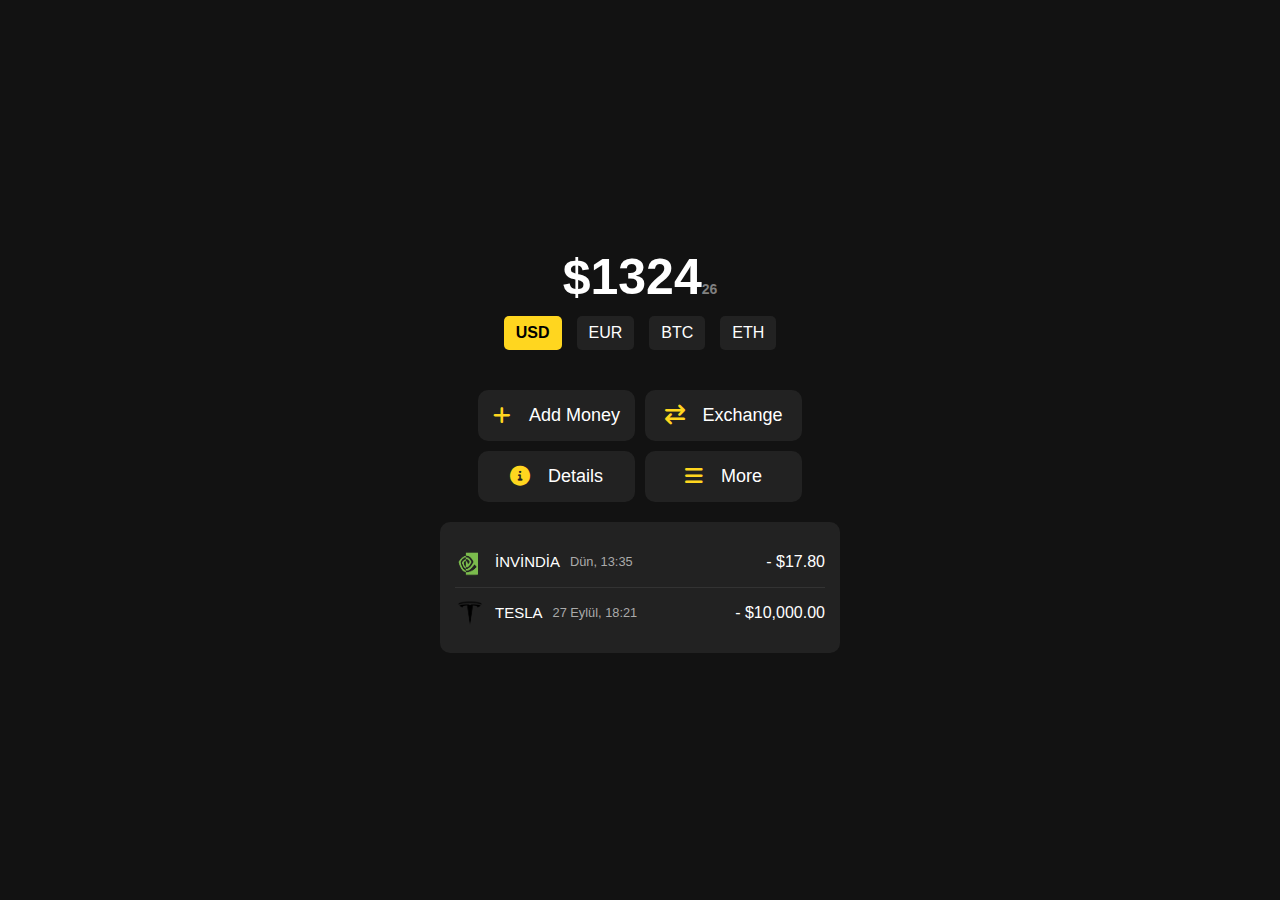
<file: index.html>
<!DOCTYPE html>
<html lang="tr">
  <head>
    <meta charset="UTF-8" />
    <meta name="viewport" content="width=device-width, initial-scale=1.0" />
    <title>Finans Dashboard</title>
    <link rel="stylesheet" href="yatırım.css" />
    <link
      rel="stylesheet"
      href="https://cdnjs.cloudflare.com/ajax/libs/font-awesome/6.0.0-beta3/css/all.min.css"
    />
  </head>
  <body>
  
    <div class="balance">
      <h1>
        $<span id="main-value">1324</span><small id="decimal-value">26</small>
      </h1>
      <div class="currency-selector">
        <span onclick="changeCurrency('USD')" class="active">USD</span>
        <span onclick="changeCurrency('EUR')">EUR</span>
        <span onclick="changeCurrency('BTC')">BTC</span>
        <span onclick="changeCurrency('ETH')">ETH</span>
      </div>
    </div>

   
    <div class="buttons">
      <div class="btn"><i class="fa-solid fa-plus"> </i> Add Money</div>
      <div class="btn"><i class="fa-solid fa-arrow-right-arrow-left"></i> Exchange</div>
      <div class="btn"><i class="fa-solid fa-circle-info"></i></i> Details</div>
      <div class="btn"><i class="fa-solid fa-bars"></i> More</div>
    </div>

   
    <div class="transactions">
      <div class="transaction">
        <div>
          <img src="pngwing.com (13).png" alt="İNVİNDİA Logo">
          <P style="font-size: 15px;">İNVİNDİA</P>
          <br /><small style="margin-left: 10px;">Dün, 13:35</small>
        </div>
        <div>- $17.80</div>
      </div>
      
      <div class="transaction">
        <div>
          <img src="pngwing.com (14).png" alt="Tesla Logo">
          <P style="font-size: 15px;">TESLA</P>
          <br /><small style="margin-left: 10px;">27 Eylül, 18:21</small>
        </div>
        <div>- $10,000.00</div>
      </div>
    </div>
    <script src="yatırım.js"></script>
  </body>
</html>
</file>
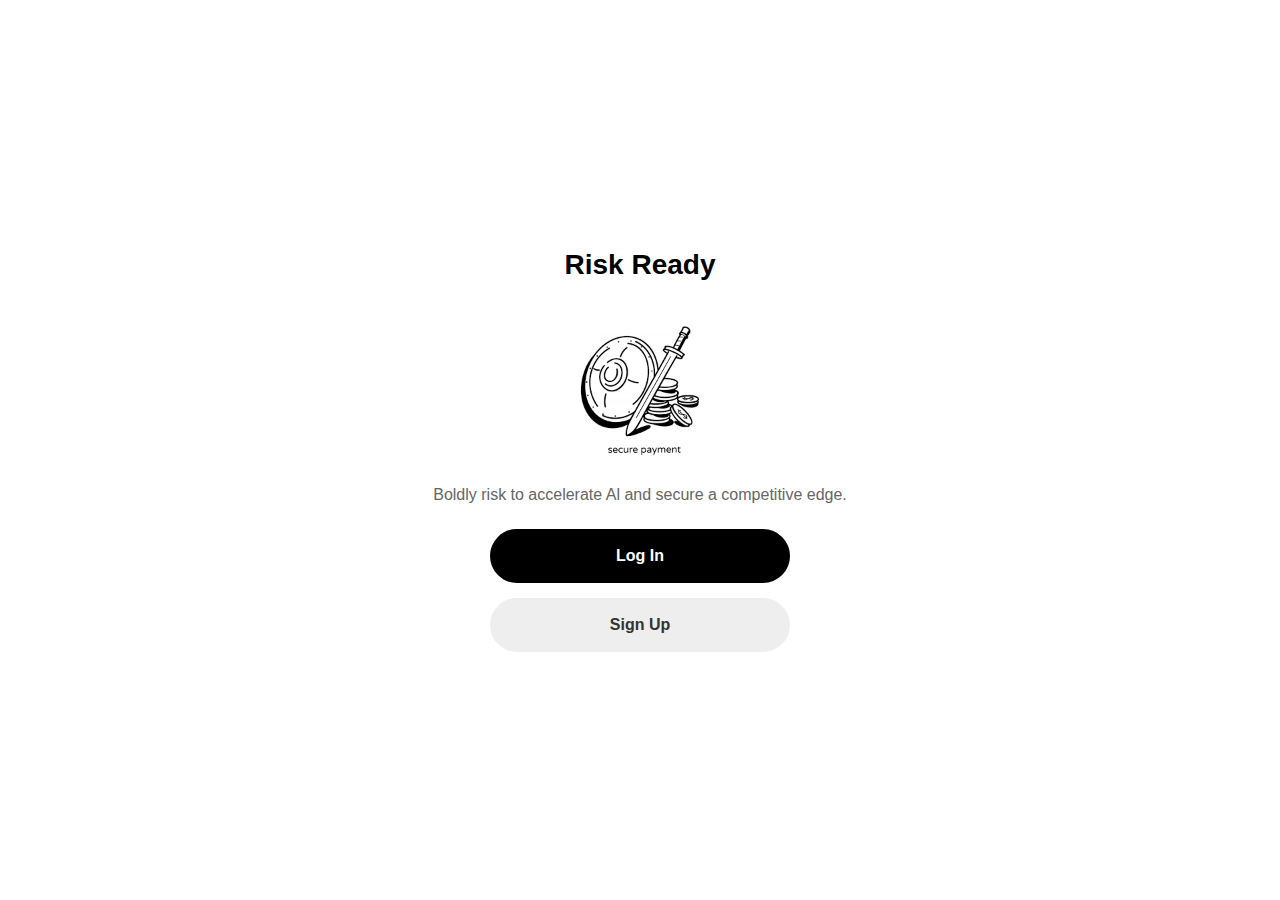
<file: dashboard.html>
<!DOCTYPE html>
<html lang="en">
<head>
    <meta charset="UTF-8">
    <meta name="viewport" content="width=device-width, initial-scale=1.0">
    <title>dashboard</title>
    <link rel="stylesheet" href="dashboard.css">
</head>
<body>
    <div class="container">
        <div class="title">Risk Ready</div>
       <img src="indir.png" alt="Risk Ready" class="icon">
        <div class="description">Boldly risk to accelerate Al and secure a competitive edge.</div>
        <div class="button-container">
            <a href="index.html" class="button btn-primary">Log In</a>
            <a href="#" class="button btn-secondary">Sign Up</a>
        </div>
    </div>
        <script src="dashboard.js"></script>
    </div>
</body>
</html>
</file>
<file: yatırım.css>
* {
    margin: 0;
    padding: 0;
    box-sizing: border-box;
    font-family: Arial, sans-serif;
}

body {
    background: #121212;
    color: white;
    display: flex;
    flex-direction: column;
    align-items: center;
    justify-content: center;
    height: 100vh;
    padding: 20px;
    text-align: center;
}

/* Döviz Kuru Bölümü */
.balance {
    margin-bottom: 20px;
}

.balance h1 {
    font-size: 50px;
}

.balance small {
    color: gray;
    font-size: 14px;
}

/* Para Birimi Seçme */
.currency-selector {
    display: flex;
    justify-content: center;
    gap: 15px;
    margin-top: 10px;
}

.currency-selector span {
    cursor: pointer;
    padding: 8px 12px;
    border-radius: 5px;
    background: #222;
    transition: 0.3s;
}

.currency-selector span.active {
    background: #ffd61f;
    color: black;
    font-weight: bold;
}

/* Butonlar */
.buttons {
    display: grid;
    grid-template-columns: repeat(2, 1fr);
    gap: 10px;
    margin-top: 20px;
}

.btn {
    padding: 15px;
    background: #222;
    border-radius: 10px;
    cursor: pointer;
    font-size: 18px;
    display: flex;
    align-items: center;
    justify-content: center;
    gap: 10px;
    transition: background-color 0.3s ease, transform 0.3s ease;
}

.btn:hover {
    background-color: #051720;  /* Hover durumunda arka plan rengi */
    transform: scale(1.05);  /* Hover durumunda buton büyür */
  }
  
  /* İkonların stili */
  .btn i {
    margin-right: 8px;  /* İkon ile metin arasına boşluk ekler */
    font-size: 20px;
    color: #ffd61f;  /* İkon boyutu */
  }
  
.transactions {
  width: 100%;
  max-width: 400px;
  margin-top: 20px;
  padding: 15px;
  background: #222;
  border-radius: 10px;
}

.transaction {
  display: flex;
  justify-content: space-between;
  align-items: center;
  padding: 10px 0;
  border-bottom: 1px solid #333;
}

.transaction:last-child {
  border-bottom: none;
}

.transaction div {
  display: flex;
  align-items: center;
}

.transaction img {
  width: 30px;
  height: 30px;
  border-radius: 50%;
  margin-right: 10px;
}

.transaction small {
  color: #aaa;
  font-size: 0.8em;
}

/* Responsive Tasarım */
@media (max-width: 600px) {
    .buttons {
        grid-template-columns: 1fr;
    }

    .balance h1 {
        font-size: 40px;
    }

    .currency-selector span {
        padding: 5px 10px;
    }
}
</file>
<file: dashboard.css>
* {
    margin: 0;
    padding: 0;
    box-sizing: border-box;
    font-family: Arial, sans-serif;
}
body {
    display: flex;
    justify-content: center;
    align-items: center;
    height: 100vh;
    width: 100vw;
    background: white;
}
.container {
    width: 100%;
    height: 100vh;
    max-width: 100%;
    background-color: white;
    padding: 20px;
    border-radius: 0;
    box-shadow: none;
    text-align: center;
    display: flex;
    flex-direction: column;
    justify-content: center;
    align-items: center;
}
.icon {
    width: 150px;
    margin: 20px auto;
}
.title {
    font-size: 28px;
    font-weight: bold;
    margin-bottom: 15px;
    color: black;
}
.description {
    color: #666;
    margin-bottom: 25px;
    max-width: 80%;
}
.button-container {
    display: flex;
    flex-direction: column;
    gap: 15px;
    width: 80%;
    max-width: 300px;
}
.button {
    padding: 15px;
    border-radius: 30px;
    font-weight: bold;
    text-align: center;
    text-decoration: none;
    cursor: pointer;
    display: block;
    width: 100%;
}
.btn-primary {
    background: black;
    color: white;
    border-style: solid;
    border-width: px;
    border-color: black;
}
.btn-secondary {
    background: #eee;
    color: #333;
    border-style: solid;
    border-width: 3px;
    border-color: #eee;
}
@media (max-width: 600px) {
    .container {
        padding: 15px;
    }
    .title {
        font-size: 24px;
    }
    .description {
        font-size: 16px;
    }
    .button-container {
        width: 90%;
    }
}
</file>
